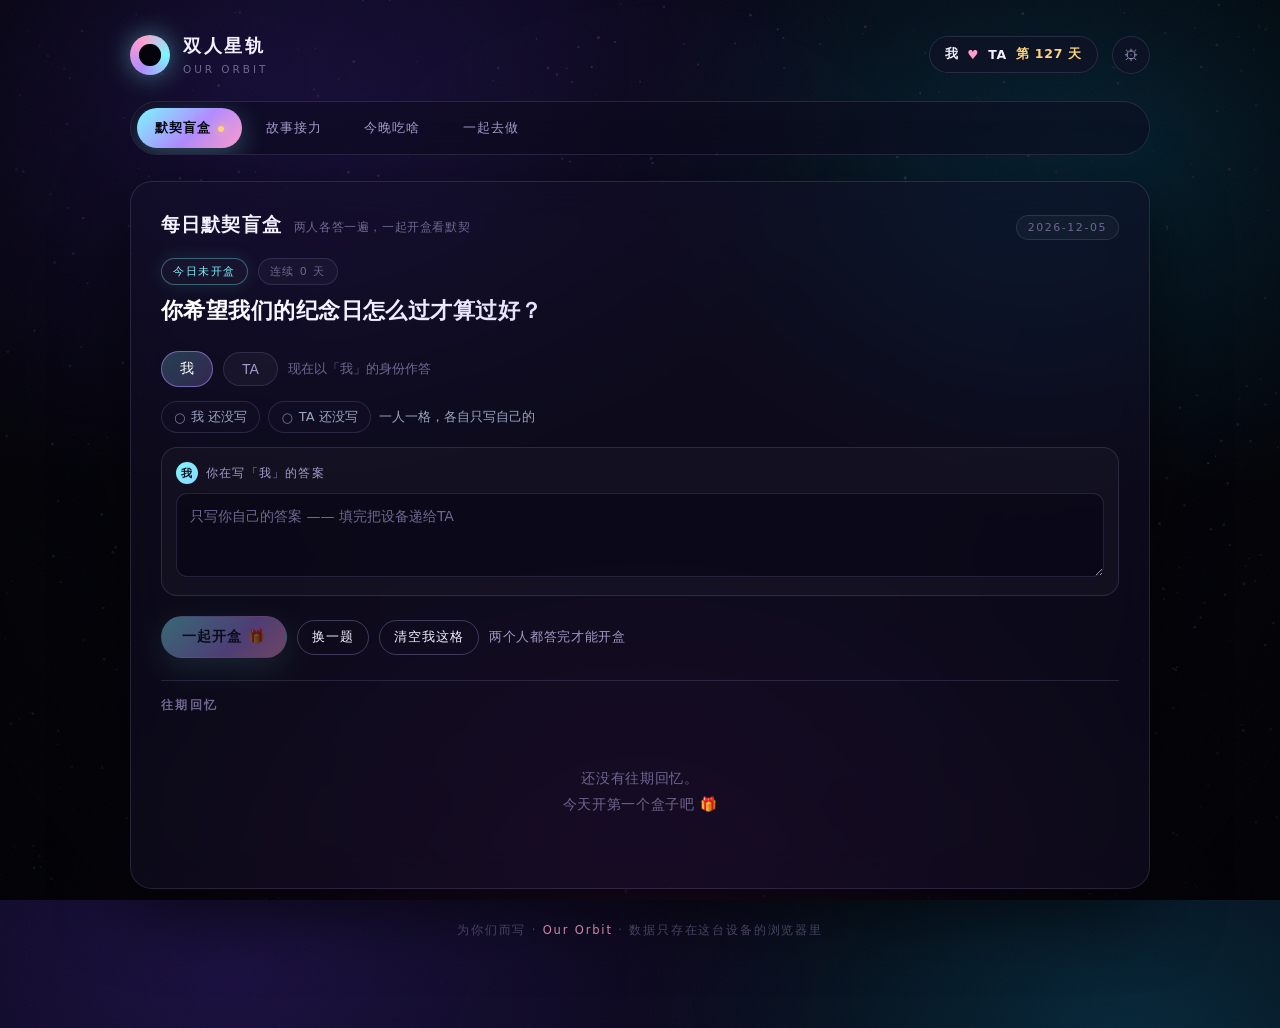
<file: index.html>
<!DOCTYPE html>
<html lang="zh-CN">
<head>
<meta charset="utf-8" />
<meta name="viewport" content="width=device-width,initial-scale=1,viewport-fit=cover" />
<meta name="theme-color" content="#05040e" />
<meta name="description" content="双人星轨 · 情侣互动空间：每日默契盲盒、故事接力、今晚吃啥转盘，还有一起要做的事。" />
<title>双人星轨 · Our Orbit</title>
<link rel="stylesheet" href="style.css?v=7" />
<link rel="icon" href="data:image/svg+xml,<svg xmlns='http://www.w3.org/2000/svg' viewBox='0 0 32 32'><circle cx='16' cy='16' r='13' fill='none' stroke='%237cf6ff' stroke-width='2'/><circle cx='16' cy='16' r='4' fill='%23ff9ecd'/></svg>" />
</head>
<body>

<canvas id="sky"></canvas>
<div class="vignette"></div>
<div class="grain"></div>

<div class="app">

  <header>
    <div class="brand">
      <div class="orbit-mark" aria-hidden="true"></div>
      <div>
        <h1>双人星轨</h1>
        <small>Our Orbit</small>
      </div>
    </div>

    <div class="couple-chip">
      <b id="nameA">我</b>
      <span class="heart">♥</span>
      <b id="nameB">TA</b>
      <span id="dayCount" class="days">第 1 天</span>
    </div>

    <button class="icon-btn" id="btnSettings" title="设置" aria-label="设置">⚙</button>
  </header>

  <nav class="tabs" role="tablist" aria-label="功能区">
    <button class="tab" role="tab" data-tab="today" aria-selected="true">默契盲盒<span class="dot" id="dotToday" hidden></span></button>
    <button class="tab" role="tab" data-tab="relay" aria-selected="false">故事接力</button>
    <button class="tab" role="tab" data-tab="wheel" aria-selected="false">今晚吃啥</button>
    <button class="tab" role="tab" data-tab="todo" aria-selected="false">一起去做</button>
  </nav>

  <main>

    <!-- ===== 今日盲盒 ===== -->
    <section class="view active" id="view-today" role="tabpanel">
      <div class="card">
        <div class="card-head">
          <h2>每日默契盲盒</h2>
          <span class="hint">两人各答一遍，一起开盒看默契</span>
          <span class="spacer"></span>
          <span class="pill" id="todayDate">--</span>
        </div>

        <div class="box-meta">
          <span class="pill live" id="boxState">今日未开盒</span>
          <span class="pill" id="boxStreak">连续 0 天</span>
        </div>

        <p class="box-question" id="questionText">加载中…</p>

        <div id="answerArea">
          <div class="me-switch" role="group" aria-label="选择你是谁">
            <button class="me-btn" type="button" data-who="a" id="whoA" aria-pressed="true">我</button>
            <button class="me-btn" type="button" data-who="b" id="whoB" aria-pressed="false">TA</button>
            <span class="who-note" id="whoNote">现在以「我」的身份作答</span>
          </div>

          <div class="slot-line" id="slotLine"></div>

          <div class="answer-slot me" style="margin-top:14px">
            <div class="who"><span class="avatar" id="avMine">我</span><span id="labelMine">我的答案</span></div>
            <textarea id="ansMine" maxlength="200" placeholder="只写你自己的答案 —— 填完把设备递给 TA"></textarea>
          </div>

          <div class="row gap-lg">
            <button class="btn primary" id="btnOpenBox" disabled>一起开盒 🎁</button>
            <button class="btn ghost small" id="btnSkipQ" title="换一个题目">换一题</button>
            <button class="btn ghost small" id="btnClearMine" title="清空我这格答案">清空我这格</button>
            <span class="turn-note" id="openHint">两个人都答完才能开盒</span>
          </div>
        </div>

        <div id="revealArea"></div>

        <div class="history" id="historyWrap">
          <h3>往期回忆</h3>
          <div id="historyList"></div>
        </div>
      </div>
    </section>

    <!-- ===== 故事接力 ===== -->
    <section class="view" id="view-relay" role="tabpanel">
      <div class="card">
        <div class="card-head">
          <h2>故事接力</h2>
          <span class="hint">一人一句，接出一个只属于你们的故事</span>
          <span class="spacer"></span>
          <span class="pill" id="storyCount">0 句</span>
        </div>

        <p class="turn-note" id="turnNote">轮到 <b>我</b> 开头，写第一句吧。</p>

        <div class="story-lines" id="storyLines"></div>

        <div class="row" id="storyInputRow">
          <textarea id="storyInput" maxlength="120" placeholder="接着往下写一句…（写得离谱一点更好玩）" style="min-height:60px"></textarea>
        </div>
        <div class="row" style="margin-top:10px">
          <button class="btn primary" id="btnAddLine">接上一句</button>
          <button class="btn ghost small" id="btnFinishStory">故事到这里就结束</button>
          <button class="btn ghost small danger" id="btnResetStory">重新开始</button>
        </div>

        <div id="storyDone" hidden>
          <div class="score-bar" style="margin-top:18px">
            <div class="score-ring" style="--p:100%" id="storyFinalIcon">✦</div>
            <div class="score-text">
              <b>你们的故事完成了</b>
              <span id="storyFinalText">共 0 句，收藏起来吧。</span>
            </div>
          </div>
        </div>
      </div>
    </section>

    <!-- ===== 转盘 ===== -->
    <section class="view" id="view-wheel" role="tabpanel">
      <div class="card">
        <div class="card-head">
          <h2>今晚吃啥</h2>
          <span class="hint">别吵了，交给命运</span>
          <span class="spacer"></span>
          <span class="pill" id="wheelCount">6 个选项</span>
        </div>

        <div class="wheel-wrap">
          <div class="wheel-stage">
            <div class="wheel-pointer" aria-hidden="true"></div>
            <canvas id="wheel" width="640" height="640" role="img" aria-label="决策转盘"></canvas>
          </div>

          <div class="wheel-side">
            <div class="wheel-result" id="wheelResult">准备好了吗</div>
            <div class="row gap-lg">
              <button class="btn primary" id="btnSpin">转一下</button>
              <button class="btn ghost small" id="btnAddOption">＋ 加一项</button>
            </div>
            <div id="optionList" style="margin-top:20px"></div>
          </div>
        </div>
      </div>
    </section>

    <!-- ===== 一起去做 ===== -->
    <section class="view" id="view-todo" role="tabpanel">
      <div class="card">
        <div class="card-head">
          <h2>一起要做的事</h2>
          <span class="hint">想到就写下来，做完就打个勾</span>
          <span class="spacer"></span>
          <span class="pill" id="todoCount">0 件</span>
        </div>

        <div class="progress-wrap">
          <span class="progress-num" id="progressNum">0 / 0</span>
          <div class="progress-track"><div class="progress-fill" id="progressFill"></div></div>
          <button class="btn ghost small" id="btnPick">抽一件 🎲</button>
        </div>

        <div class="todo-add">
          <input type="text" id="todoTitle" maxlength="80" placeholder="想和 TA 做的事…（例如：一起去看一次日出）" />
          <select id="todoCat">
            <option value="日常">日常</option>
            <option value="旅行">旅行</option>
            <option value="仪式感">仪式感</option>
            <option value="挑战">挑战</option>
          </select>
          <button class="btn primary" id="btnAddTodo">加入清单</button>
        </div>
        <input type="text" id="todoNote" maxlength="120" placeholder="备注（可选）：想在哪天做、要准备什么" style="margin-bottom:14px" />

        <div class="todo-toolbar">
          <button class="filter on" data-filter="all">全部</button>
          <button class="filter" data-filter="todo">未完成</button>
          <button class="filter" data-filter="done">已完成</button>
          <span class="spacer" style="flex:1"></span>
          <button class="btn ghost small danger" id="btnClearDone">清空已完成</button>
        </div>

        <div class="todo-list" id="todoList"></div>
      </div>
    </section>

  </main>

  <footer>
    为你们而写 · <b>Our Orbit</b> · 数据只存在这台设备的浏览器里
  </footer>
</div>

<!-- ===== 设置弹窗 ===== -->
<div class="modal" id="modalSettings" role="dialog" aria-modal="true" aria-labelledby="settingsTitle">
  <div class="modal-card">
    <h2 id="settingsTitle">设置</h2>
    <p class="sub">名字和纪念日会显示在顶部。数据保存在本机浏览器，换设备可以用下面的分享码。</p>

    <div class="field">
      <label for="inputNameA" id="labelNameMe">你的名字</label>
      <input type="text" id="inputNameA" maxlength="12" placeholder="我" />
    </div>
    <div class="field">
      <label for="inputNameB" id="labelNameOther">TA 的名字</label>
      <input type="text" id="inputNameB" maxlength="12" placeholder="TA" />
    </div>
    <div class="field">
      <label>我在这台设备上是</label>
      <div class="me-switch" id="setWho">
        <button class="me-btn" id="setWhoA" type="button">A</button>
        <button class="me-btn" id="setWhoB" type="button">B</button>
      </div>
      <p class="sync-hint" style="margin-top:6px">名字是两个人共用的，但「你」和「TA」是按这台设备算的。选一次 A 或 B，之后名字就不会搞反。</p>
    </div>
    <div class="field">
      <label for="inputStart">在一起的纪念日</label>
      <input type="date" id="inputStart" />
    </div>

    <div class="sync-box">
      <div class="sync-head">双人空间 <span class="sync-tag">可选</span></div>
      <p class="sync-hint">两个人输入<b>同一个口令</b>，就进同一个空间：你这边改，对方几秒内就能看到。数据会用口令加密后再写进 GitHub，别人拿到文件也只是一堆密文。</p>
      <div class="field">
        <label for="syncPass">房间口令</label>
        <input type="password" id="syncPass" maxlength="40" placeholder="比如 baige0821 —— 两个人都填这个" autocomplete="new-password" />
      </div>
      <div class="field">
        <label for="syncToken">GitHub token（每台设备填一次）</label>
        <input type="password" id="syncToken" maxlength="200" placeholder="github_pat_..." autocomplete="off" />
      </div>
      <div class="row gap-lg">
        <button class="btn primary small" id="btnSyncOn">连接 / 更新</button>
        <button class="btn ghost small" id="btnSyncOff">退出同步</button>
      </div>
      <div class="sync-state" id="syncState" data-state="off">未开启</div>
    </div>

    <div class="row gap-lg">
      <button class="btn primary" id="btnSaveSettings">保存</button>
      <button class="btn ghost small" id="btnCloseSettings">关闭</button>
    </div>

    <div class="row gap-lg">
      <button class="btn ghost small" id="btnShare">复制分享码</button>
      <button class="btn ghost small" id="btnImport">导入分享码</button>
      <button class="btn ghost small danger" id="btnWipe">清空所有数据</button>
    </div>
  </div>
</div>

<div id="toast" role="status" aria-live="polite"></div>

<script src="questions.js?v=7"></script>
<script src="sync.js?v=7"></script>
<script src="app.js?v=7"></script>
</body>
</html>
</file>
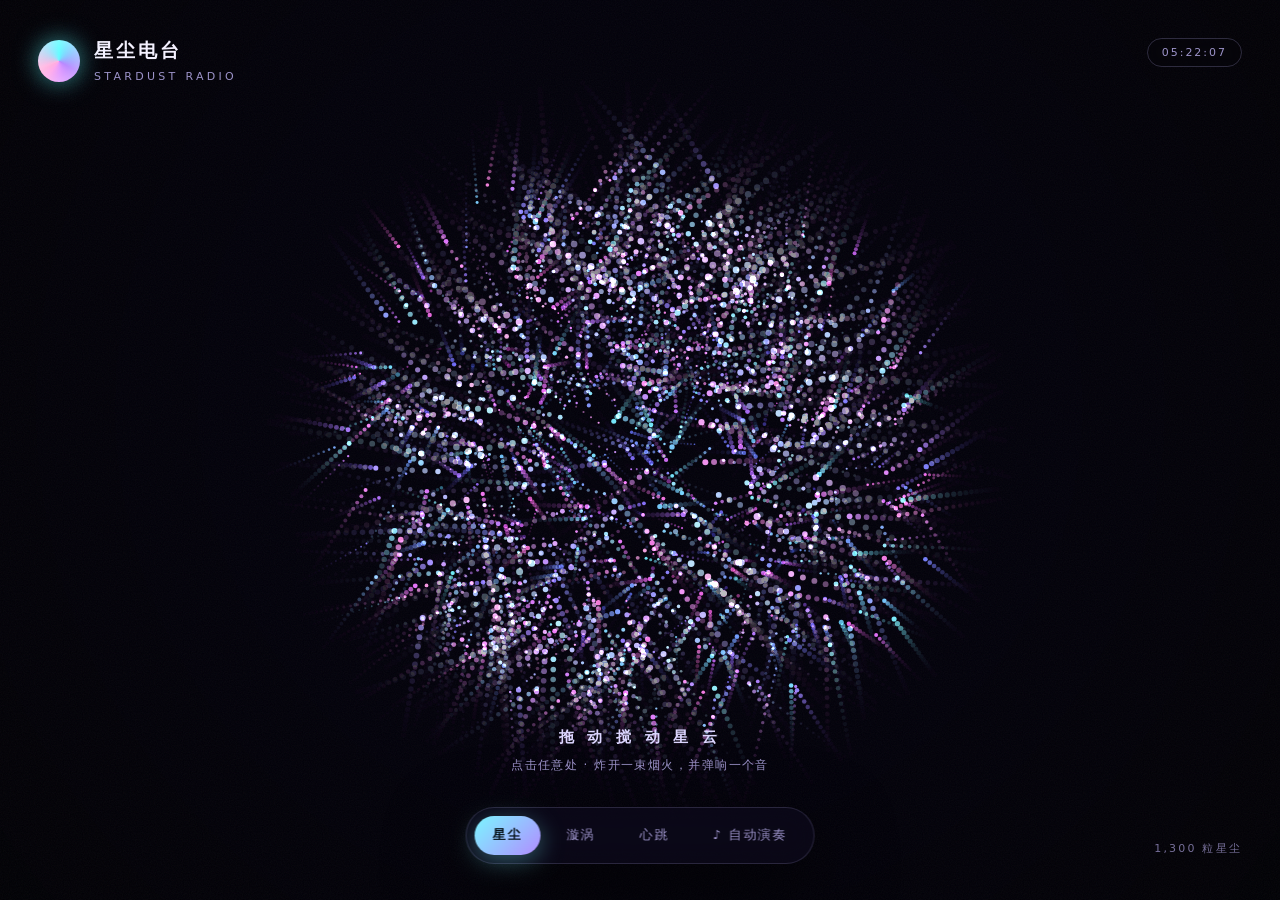
<file: classic.html>
<!DOCTYPE html>
<html lang="zh-CN">
<head>
<meta charset="utf-8" />
<meta name="viewport" content="width=device-width,initial-scale=1,viewport-fit=cover" />
<meta name="theme-color" content="#05030f" />
<title>星尘电台 · Stardust Radio</title>
<meta name="description" content="一个会呼吸的粒子宇宙：移动手指搅动星云，点击炸开烟花，还能弹出一段五声音阶。" />
<style>
  :root{
    --bg1:#05030f; --bg2:#120a2a; --bg3:#04060f;
    --ink:#f4f1ff; --dim:#9c93c9; --accent:#7cf6ff; --warm:#ffb3d9;
    --shadow: 0 30px 80px rgba(0,0,0,.6);
  }
  *{box-sizing:border-box}
  html,body{height:100%;margin:0}
  body{
    background: radial-gradient(1200px 800px at 20% 10%, #1b1040 0%, transparent 60%),
                radial-gradient(1000px 700px at 85% 20%, #062a3a 0%, transparent 55%),
                radial-gradient(900px 900px at 50% 110%, #2a0b32 0%, transparent 60%),
                linear-gradient(180deg, var(--bg1), var(--bg3));
    color:var(--ink);
    font-family: -apple-system, BlinkMacSystemFont, "Segoe UI", "PingFang SC", "Hiragino Sans GB", "Microsoft YaHei", system-ui, sans-serif;
    overflow:hidden; overflow:hidden;
    -webkit-tap-highlight-color: transparent;
    cursor: crosshair;
  }
  #sky{position:fixed;inset:0;display:block;touch-action:none}
  .vignette{
    position:fixed;inset:0;pointer-events:none;
    background: radial-gradient(circle at 50% 45%, transparent 45%, rgba(0,0,0,.55) 100%);
    mix-blend-mode: multiply;
  }
  .grain{
    position:fixed;inset:-50%;pointer-events:none;opacity:.05;
    background-image:url("data:image/svg+xml;utf8,<svg xmlns='http://www.w3.org/2000/svg' width='120' height='120'><filter id='n'><feTurbulence type='fractalNoise' baseFrequency='.85' numOctaves='3'/></filter><rect width='100%' height='100%' filter='url(%23n)'/></svg>");
    animation: drift 12s steps(6) infinite;
  }
  @keyframes drift{ to{ transform: translate3d(-4%, 3%, 0) } }

  header{
    position:fixed;top:0;left:0;right:0;padding:clamp(18px,3vw,38px);
    display:flex;justify-content:space-between;align-items:flex-start;
    pointer-events:none; z-index:3;
  }
  .brand{display:flex;gap:14px;align-items:center}
  .orb{
    width:42px;height:42px;border-radius:50%;
    background: conic-gradient(from 0deg, #7cf6ff, #b18cff, #ffb3d9, #7cf6ff);
    filter: blur(.3px) saturate(1.3);
    box-shadow: 0 0 24px rgba(124,246,255,.55), inset 0 0 18px rgba(255,255,255,.35);
    animation: spin 9s linear infinite;
  }
  @keyframes spin{ to{ transform: rotate(360deg) } }
  h1{
    font-size:clamp(15px,2.1vw,19px); margin:0; letter-spacing:.16em; font-weight:700;
    text-transform:uppercase;
  }
  h1 small{display:block;font-size:11px;letter-spacing:.3em;color:var(--dim);margin-top:6px;font-weight:500}

  .badge{
    pointer-events:none;font-size:11px;letter-spacing:.18em;color:var(--dim);
    border:1px solid rgba(156,147,201,.28);border-radius:999px;padding:7px 14px;
    backdrop-filter: blur(6px);
  }

  .hint{
    position:fixed;left:50%;bottom:clamp(96px,14vh,150px);transform:translateX(-50%);
    text-align:center;pointer-events:none;z-index:3;
    animation: float 5.5s ease-in-out infinite;
  }
  .hint b{display:block;font-size:clamp(13px,1.6vw,15px);letter-spacing:.28em;color:#dcd6ff}
  .hint span{display:block;margin-top:10px;font-size:12px;letter-spacing:.12em;color:var(--dim)}
  @keyframes float{ 50%{ transform: translateX(-50%) translateY(-8px) } }

  .dock{
    position:fixed;left:50%;bottom:clamp(22px,4vh,38px);transform:translateX(-50%);
    display:flex;gap:8px;padding:8px;border-radius:999px;z-index:4;
    background: rgba(15,12,32,.55);
    border:1px solid rgba(156,147,201,.22);
    box-shadow: var(--shadow);
    backdrop-filter: blur(14px) saturate(1.2);
  }
  .dock button{
    appearance:none;border:0;cursor:pointer;color:var(--dim);
    background:transparent;border-radius:999px;
    padding:11px 18px;font-size:12.5px;letter-spacing:.14em;
    transition: color .25s, background .25s, transform .25s;
    font-family:inherit;
  }
  .dock button:hover{color:#fff;background:rgba(255,255,255,.07);transform:translateY(-1px)}
  .dock button[aria-pressed="true"]{
    color:#06121a;background:linear-gradient(135deg,#7cf6ff,#b18cff);
    box-shadow:0 6px 24px rgba(124,246,255,.35);
    font-weight:700;
  }
  .counter{
    position:fixed;right:clamp(18px,3vw,38px);bottom:clamp(30px,5vh,44px);
    font-size:11px;letter-spacing:.2em;color:rgba(156,147,201,.75);z-index:3;
    font-variant-numeric: tabular-nums;
  }
  .toast{
    position:fixed;left:50%;top:50%;transform:translate(-50%,-50%) scale(.9);
    padding:16px 26px;border-radius:16px;z-index:5;pointer-events:none;
    background:rgba(10,8,24,.8);border:1px solid rgba(124,246,255,.3);
    color:#e9e4ff;font-size:13px;letter-spacing:.14em;opacity:0;
    transition:opacity .4s, transform .4s;
  }
  .toast.on{opacity:1;transform:translate(-50%,-50%) scale(1)}

  @media (max-width:560px){
    .dock{padding:6px;gap:4px}
    .dock button{padding:10px 12px;font-size:11px;letter-spacing:.06em}
    .badge{display:none}
  }
  @media (prefers-reduced-motion: reduce){
    .orb,.grain,.hint{animation:none}
  }
</style>
</head>
<body>
<canvas id="sky"></canvas>
<div class="vignette"></div>
<div class="grain"></div>

<header>
  <div class="brand">
    <div class="orb" aria-hidden="true"></div>
    <h1>星尘电台<small>STARDUST&nbsp;RADIO</small></h1>
  </div>
  <div class="badge" id="clock">--:--:--</div>
</header>

<div class="hint" id="hint">
  <b>拖 动 搅 动 星 云</b>
  <span>点击任意处 · 炸开一束烟火，并弹响一个音</span>
</div>

<div class="dock" role="toolbar" aria-label="模式切换">
  <button data-mode="dust" aria-pressed="true">星尘</button>
  <button data-mode="vortex" aria-pressed="false">漩涡</button>
  <button data-mode="pulse" aria-pressed="false">心跳</button>
  <button data-act="melody" aria-pressed="false">♪ 自动演奏</button>
</div>

<div class="counter" id="stat">0 粒星尘</div>
<div class="toast" id="toast"></div>

<script>
(() => {
  "use strict";

  const canvas = document.getElementById("sky");
  const ctx = canvas.getContext("2d", { alpha: true });
  const statEl = document.getElementById("stat");
  const clockEl = document.getElementById("clock");
  const toastEl = document.getElementById("toast");
  const hintEl = document.getElementById("hint");

  const reduce = window.matchMedia("(prefers-reduced-motion: reduce)").matches;

  let W = 0, H = 0, DPR = 1;
  const pointer = { x: 0, y: 0, px: 0, py: 0, active: false, vx: 0, vy: 0 };
  let mode = "dust";
  let melodyOn = false;

  /* ---------- 粒子 ---------- */
  const COUNT = reduce ? 500 : 1300;
  const particles = [];
  const rand = (a, b) => a + Math.random() * (b - a);
  const TAU = Math.PI * 2;

  function makeParticle(i) {
    const a = Math.random() * TAU;
    const r = Math.sqrt(Math.random()) * Math.min(W, H) * 0.42;
    return {
      i,
      x: W / 2 + Math.cos(a) * r,
      y: H / 2 + Math.sin(a) * r,
      vx: 0, vy: 0,
      size: rand(0.7, 2.1),
      hue: rand(180, 320),
      seed: Math.random() * TAU,
      wob: rand(0.15, 0.7),
      // 三种形态的目标位置（比例坐标）
      tx: 0.5, ty: 0.5
    };
  }

  function resize() {
    DPR = Math.min(window.devicePixelRatio || 1, 2);
    W = window.innerWidth;
    H = window.innerHeight;
    canvas.width = Math.floor(W * DPR);
    canvas.height = Math.floor(H * DPR);
    canvas.style.width = W + "px";
    canvas.style.height = H + "px";
    ctx.setTransform(DPR, 0, 0, DPR, 0, 0);

    if (particles.length === 0) {
      for (let i = 0; i < COUNT; i++) particles.push(makeParticle(i));
    }
    statEl.textContent = particles.length.toLocaleString("zh-CN") + " 粒星尘";
    if (!pointer.active) { pointer.x = W / 2; pointer.y = H / 2; }
  }

  /* ---------- 形态目标点 ---------- */
  function targetFor(p, t) {
    const cx = W / 2, cy = H / 2;
    if (mode === "vortex") {
      const arm = 3;
      const k = p.i / particles.length;
      const angle = k * TAU * 2.6 + t * 0.25 + (p.i % arm) * (TAU / arm);
      const radius = (0.08 + Math.pow(k, 0.75) * 0.82) * Math.min(W, H) * 0.44;
      return [cx + Math.cos(angle) * radius, cy + Math.sin(angle) * radius * 0.62];
    }
    if (mode === "pulse") {
      const k = p.i / particles.length;
      const angle = k * TAU * 5 + t * 0.1;
      const beat = 0.62 + Math.sin(t * 1.6) * 0.12;
      const radius = beat * Math.min(W, H) * 0.36 * (0.55 + 0.45 * Math.abs(Math.cos(k * TAU * 2)));
      return [cx + Math.cos(angle) * radius, cy + Math.sin(angle) * radius];
    }
    // dust：缓慢流动的星云
    const n = 2.2;
    const bx = Math.cos(p.seed + t * 0.08 * p.wob) * 0.34;
    const by = Math.sin(p.seed * 1.7 + t * 0.07 * p.wob) * 0.30;
    return [cx + (bx + 0.5) * W * 0.42 - W * 0.21, cy + (by + 0.5) * H * 0.42 - H * 0.21];
  }

  /* ---------- 烟火 ---------- */
  const sparks = [];
  function burst(x, y, hue) {
    const n = mode === "pulse" ? 46 : 70;
    for (let i = 0; i < n; i++) {
      const a = Math.random() * TAU;
      const sp = rand(1.6, 7.4);
      sparks.push({
        x, y,
        vx: Math.cos(a) * sp,
        vy: Math.sin(a) * sp,
        life: 1,
        decay: rand(0.008, 0.022),
        hue: (hue + rand(-24, 24) + 360) % 360,
        size: rand(0.8, 2.6)
      });
    }
    // 给附近的星尘一点冲击
    for (const p of particles) {
      const dx = p.x - x, dy = p.y - y;
      const d2 = dx * dx + dy * dy;
      if (d2 < 260 * 260) {
        const f = (1 - Math.sqrt(d2) / 260) * 9;
        const d = Math.sqrt(d2) || 1;
        p.vx += (dx / d) * f;
        p.vy += (dy / d) * f;
      }
    }
  }

  /* ---------- 声音（五声音阶） ---------- */
  let audioCtx = null;
  const PENTA = [0, 2, 4, 7, 9, 12, 14, 16, 19, 21]; // 宫商角徵羽
  const BASE = 220;

  function ensureAudio() {
    if (!audioCtx) {
      const AC = window.AudioContext || window.webkitAudioContext;
      if (!AC) return null;
      audioCtx = new AC();
    }
    if (audioCtx.state === "suspended") audioCtx.resume();
    return audioCtx;
  }

  function note(step, opts = {}) {
    const ac = ensureAudio();
    if (!ac) return;
    const semis = PENTA[((step % PENTA.length) + PENTA.length) % PENTA.length] + 12 * Math.floor(step / PENTA.length);
    const freq = BASE * Math.pow(2, semis / 12);
    const t0 = ac.currentTime;
    const dur = opts.dur || 0.9;

    const osc = ac.createOscillator();
    const osc2 = ac.createOscillator();
    const gain = ac.createGain();
    const filter = ac.createBiquadFilter();

    osc.type = "sine";
    osc2.type = "triangle";
    osc.frequency.value = freq;
    osc2.frequency.value = freq * 2.002;

    filter.type = "lowpass";
    filter.frequency.setValueAtTime(freq * 6, t0);
    filter.frequency.exponentialRampToValueAtTime(freq * 1.6, t0 + dur);

    const peak = (opts.gain || 0.16);
    gain.gain.setValueAtTime(0.0001, t0);
    gain.gain.exponentialRampToValueAtTime(peak, t0 + 0.012);
    gain.gain.exponentialRampToValueAtTime(0.0001, t0 + dur);

    osc.connect(filter); osc2.connect(filter);
    filter.connect(gain); gain.connect(ac.destination);
    osc.start(t0); osc2.start(t0);
    osc.stop(t0 + dur + 0.05); osc2.stop(t0 + dur + 0.05);
  }

  let melodyStep = 0;
  let melodyTimer = null;
  function melodyTick() {
    if (!melodyOn) return;
    melodyStep += [-2, -1, -1, 0, 1, 1, 2, 1, 0, -1][Math.floor(Math.random() * 10)] || 0;
    note(melodyStep, { gain: 0.10, dur: 1.35 });
    melodyTimer = setTimeout(melodyTick, rand(380, 780));
  }

  function setMelody(on) {
    melodyOn = on;
    if (melodyTimer) { clearTimeout(melodyTimer); melodyTimer = null; }
    if (on) { ensureAudio(); melodyTick(); toast("自动演奏已开启 · 再点一次可停"); }
  }

  /* ---------- 提示 ---------- */
  let toastTimer = null;
  function toast(msg) {
    toastEl.textContent = msg;
    toastEl.classList.add("on");
    clearTimeout(toastTimer);
    toastTimer = setTimeout(() => toastEl.classList.remove("on"), 1800);
  }

  /* ---------- 主循环 ---------- */
  let t = 0;
  let last = performance.now();
  let frame = 0;

  function loop(now) {
    const dt = Math.min((now - last) / 1000, 0.05);
    last = now;
    t += dt;
    frame++;

    // 拖尾
    ctx.globalCompositeOperation = "source-over";
    ctx.fillStyle = "rgba(5, 3, 15, 0.26)";
    ctx.fillRect(0, 0, W, H);

    ctx.globalCompositeOperation = "lighter";

    // 指针速度
    pointer.vx = pointer.x - pointer.px;
    pointer.vy = pointer.y - pointer.py;
    pointer.px = pointer.x; pointer.py = pointer.y;
    const speed = Math.min(Math.hypot(pointer.vx, pointer.vy), 60);

    // 星尘
    for (let i = 0; i < particles.length; i++) {
      const p = particles[i];
      const [tx, ty] = targetFor(p, t);

      // 向目标点柔顺靠拢
      p.vx += (tx - p.x) * 0.0026;
      p.vy += (ty - p.y) * 0.0026;

      // 指针排斥 / 拖拽
      if (pointer.active) {
        const dx = p.x - pointer.x;
        const dy = p.y - pointer.y;
        const d2 = dx * dx + dy * dy;
        if (d2 < 260 * 260) {
          const d = Math.sqrt(d2) || 1;
          const f = (1 - d / 260);
          p.vx += (dx / d) * f * (2.2 + speed * 0.09);
          p.vy += (dy / d) * f * (2.2 + speed * 0.09);
        }
      }

      p.vx *= 0.955;
      p.vy *= 0.955;
      p.x += p.vx;
      p.y += p.vy;

      if (p.x < -60) p.x = W + 60; else if (p.x > W + 60) p.x = -60;
      if (p.y < -60) p.y = H + 60; else if (p.y > H + 60) p.y = -60;

      const sp = Math.hypot(p.vx, p.vy);
      const glow = Math.min(0.35 + sp * 0.12, 0.95);
      const r = p.size * (1 + Math.min(sp * 0.05, 0.9));

      if (frame % 2 === 0 || sp > 3) {
        ctx.beginPath();
        ctx.fillStyle = `hsla(${p.hue}, 95%, ${62 + Math.min(sp * 2, 26)}%, ${glow})`;
        ctx.arc(p.x, p.y, r, 0, TAU);
        ctx.fill();
      }
    }

    // 烟火
    for (let i = sparks.length - 1; i >= 0; i--) {
      const s = sparks[i];
      s.vx *= 0.975;
      s.vy *= 0.975;
      s.vy += 0.035;
      s.x += s.vx;
      s.y += s.vy;
      s.life -= s.decay;
      if (s.life <= 0) { sparks.splice(i, 1); continue; }
      ctx.beginPath();
      ctx.fillStyle = `hsla(${s.hue}, 100%, 68%, ${s.life})`;
      ctx.arc(s.x, s.y, s.size * s.life, 0, TAU);
      ctx.fill();
    }

    // 指针处的光晕
    if (pointer.active) {
      const g = ctx.createRadialGradient(pointer.x, pointer.y, 0, pointer.x, pointer.y, 90 + speed * 3);
      g.addColorStop(0, "rgba(124,246,255,.16)");
      g.addColorStop(0.45, "rgba(177,140,255,.07)");
      g.addColorStop(1, "rgba(0,0,0,0)");
      ctx.fillStyle = g;
      ctx.beginPath();
      ctx.arc(pointer.x, pointer.y, 90 + speed * 3, 0, TAU);
      ctx.fill();
    }

    ctx.globalCompositeOperation = "source-over";

    if (statEl.textContent === "") statEl.textContent = particles.length + " 粒星尘";

    requestAnimationFrame(loop);
  }

  /* ---------- 交互 ---------- */
  function pos(e) {
    if (e.touches && e.touches[0]) return { x: e.touches[0].clientX, y: e.touches[0].clientY };
    return { x: e.clientX, y: e.clientY };
  }

  let hintGone = false;
  function dismissHint() {
    if (hintGone) return;
    hintGone = true;
    hintEl.style.transition = "opacity .8s, transform .8s";
    hintEl.style.opacity = "0";
    hintEl.style.transform = "translateX(-50%) translateY(14px)";
  }

  window.addEventListener("pointermove", (e) => {
    const q = pos(e);
    pointer.x = q.x; pointer.y = q.y; pointer.active = true;
    dismissHint();
  }, { passive: true });

  window.addEventListener("pointerleave", () => { pointer.active = false; });

  let lastNote = 0;
  window.addEventListener("pointerdown", (e) => {
    const q = pos(e);
    pointer.x = q.x; pointer.y = q.y; pointer.active = true;
    const hue = (q.x / W) * 120 + 180;
    burst(q.x, q.y, hue);
    const nowMs = performance.now();
    if (nowMs - lastNote > 90) {
      lastNote = nowMs;
      note(Math.floor((q.y / H) * 9) + (mode === "pulse" ? 0 : 2), { gain: 0.14 });
    }
    dismissHint();
  }, { passive: true });

  document.querySelectorAll(".dock button[data-mode]").forEach((btn) => {
    btn.addEventListener("click", () => {
      mode = btn.dataset.mode;
      document.querySelectorAll(".dock button[data-mode]").forEach((b) => b.setAttribute("aria-pressed", String(b === btn)));
      const names = { dust: "星尘 · 缓慢流动的星云", vortex: "漩涡 · 三臂星系在旋转", pulse: "心跳 · 呼吸般的光环" };
      toast(names[mode]);
    });
  });

  const melodyBtn = document.querySelector('.dock button[data-act="melody"]');
  melodyBtn.addEventListener("click", () => {
    setMelody(!melodyOn);
    melodyBtn.setAttribute("aria-pressed", String(melodyOn));
  });

  /* 键盘彩蛋 */
  window.addEventListener("keydown", (e) => {
    if (e.code === "Space") {
      e.preventDefault();
      const x = rand(W * 0.2, W * 0.8), y = rand(H * 0.2, H * 0.8);
      burst(x, y, rand(170, 330));
      note(Math.floor(rand(0, 10)), { gain: 0.15 });
      toast("🎆 彩蛋已触发");
    }
  });

  /* 时钟 */
  function tickClock() {
    const d = new Date();
    const p = (n) => String(n).padStart(2, "0");
    clockEl.textContent = `${p(d.getHours())}:${p(d.getMinutes())}:${p(d.getSeconds())}`;
  }
  tickClock();
  setInterval(tickClock, 1000);

  /* 空闲时自动放一点小烟火 */
  setInterval(() => {
    if (!pointer.active && sparks.length < 40) {
      burst(rand(W * 0.15, W * 0.85), rand(H * 0.15, H * 0.7), rand(170, 330));
    }
  }, 5200);

  window.addEventListener("resize", resize);
  resize();
  requestAnimationFrame(loop);

  // 首次交互后给个引导
  window.addEventListener("pointerdown", function boot() {
    if (!audioCtx) ensureAudio();
    window.removeEventListener("pointerdown", boot);
  }, { once: true });
})();
</script>
</body>
</html>
</file>
<file: style.css>
/* ============================================================
   双人星轨 · Our Orbit
   深空玻璃拟态 · 情侣互动空间
   ============================================================ */

:root {
  --bg-0: #05040e;
  --ink: #f3f0ff;
  --ink-dim: #a49bc9;
  --ink-faint: #6f6790;

  --cyan: #7cf6ff;
  --violet: #b18cff;
  --pink: #ff9ecd;
  --gold: #ffd479;

  --glass: rgba(20, 16, 40, 0.52);
  --glass-2: rgba(28, 22, 52, 0.66);
  --line: rgba(160, 148, 210, 0.18);
  --line-strong: rgba(160, 148, 210, 0.34);

  --r-lg: 22px;
  --r-md: 16px;
  --r-sm: 11px;

  --shadow: 0 24px 70px rgba(0, 0, 0, 0.55);
  --glow: 0 0 30px rgba(124, 246, 255, 0.22);

  --ease: cubic-bezier(0.22, 1, 0.36, 1);
}

* { box-sizing: border-box; }

html, body {
  height: 100%;
  margin: 0;
}

body {
  background:
    radial-gradient(1100px 720px at 18% 8%, #1a1040 0%, transparent 58%),
    radial-gradient(900px 640px at 88% 16%, #06283a 0%, transparent 55%),
    radial-gradient(1000px 900px at 50% 118%, #2a0b32 0%, transparent 62%),
    linear-gradient(180deg, var(--bg-0), #04040c 70%);
  color: var(--ink);
  font-family: -apple-system, BlinkMacSystemFont, "Segoe UI", "PingFang SC",
    "Hiragino Sans GB", "Microsoft YaHei", system-ui, sans-serif;
  -webkit-font-smoothing: antialiased;
  overflow-x: hidden;
}

/* ---------- 背景 ---------- */
#sky {
  position: fixed;
  inset: 0;
  width: 100%;
  height: 100%;
  display: block;
  z-index: 0;
  touch-action: pan-y;
}
.vignette {
  position: fixed;
  inset: 0;
  z-index: 1;
  pointer-events: none;
  background: radial-gradient(circle at 50% 40%, transparent 42%, rgba(0, 0, 0, 0.62) 100%);
}
.grain {
  position: fixed;
  inset: -40%;
  z-index: 1;
  pointer-events: none;
  opacity: 0.035;
  background-image: url("data:image/svg+xml;utf8,<svg xmlns='http://www.w3.org/2000/svg' width='140' height='140'><filter id='n'><feTurbulence type='fractalNoise' baseFrequency='.8' numOctaves='3'/></filter><rect width='100%' height='100%' filter='url(%23n)'/></svg>");
  animation: grainShift 14s steps(7) infinite;
}
@keyframes grainShift {
  to { transform: translate3d(-5%, 4%, 0); }
}

/* ---------- 布局 ---------- */
.app {
  position: relative;
  z-index: 2;
  max-width: 1080px;
  margin: 0 auto;
  padding: clamp(18px, 3vw, 34px) clamp(16px, 3vw, 30px) 90px;
  min-height: 100%;
}

/* ---------- 头部 ---------- */
header {
  display: flex;
  align-items: center;
  gap: 14px;
  flex-wrap: wrap;
  margin-bottom: clamp(16px, 2.4vw, 26px);
}

.brand {
  display: flex;
  align-items: center;
  gap: 13px;
  margin-right: auto;
}

.orbit-mark {
  width: 40px;
  height: 40px;
  position: relative;
  flex: 0 0 auto;
}
.orbit-mark::before,
.orbit-mark::after {
  content: "";
  position: absolute;
  border-radius: 50%;
}
.orbit-mark::before {
  inset: 0;
  background: conic-gradient(from 90deg, var(--cyan), var(--violet), var(--pink), var(--cyan));
  filter: blur(0.5px);
  box-shadow: 0 0 26px rgba(124, 246, 255, 0.45);
  animation: spin 11s linear infinite;
}
.orbit-mark::after {
  inset: 9px;
  background: var(--bg-0);
  box-shadow: inset 0 0 12px rgba(0, 0, 0, 0.8);
}
@keyframes spin { to { transform: rotate(360deg); } }

.brand h1 {
  margin: 0;
  font-size: clamp(15px, 2vw, 18px);
  letter-spacing: 0.14em;
  font-weight: 700;
}
.brand small {
  display: block;
  margin-top: 5px;
  font-size: 10.5px;
  letter-spacing: 0.28em;
  color: var(--ink-faint);
  text-transform: uppercase;
}

.couple-chip {
  display: flex;
  align-items: center;
  gap: 9px;
  padding: 9px 15px;
  border-radius: 999px;
  border: 1px solid var(--line);
  background: var(--glass);
  backdrop-filter: blur(14px);
  font-size: 12.5px;
  letter-spacing: 0.06em;
  color: var(--ink-dim);
  white-space: nowrap;
}
.couple-chip b { color: var(--ink); font-weight: 600; }
.couple-chip .heart { color: var(--pink); }
.couple-chip .days {
  color: var(--gold);
  font-variant-numeric: tabular-nums;
  font-weight: 600;
}

.icon-btn {
  width: 38px;
  height: 38px;
  flex: 0 0 auto;
  display: grid;
  place-items: center;
  border-radius: 50%;
  border: 1px solid var(--line);
  background: var(--glass);
  color: var(--ink-dim);
  cursor: pointer;
  font-size: 15px;
  transition: color 0.25s, border-color 0.25s, transform 0.25s, background 0.25s;
  backdrop-filter: blur(14px);
}
.icon-btn:hover {
  color: var(--ink);
  border-color: var(--line-strong);
  transform: translateY(-1px);
  background: var(--glass-2);
}

/* ---------- 选项卡 ---------- */
.tabs {
  display: flex;
  gap: 6px;
  padding: 6px;
  margin-bottom: clamp(18px, 2.6vw, 26px);
  border-radius: 999px;
  border: 1px solid var(--line);
  background: rgba(14, 11, 30, 0.55);
  backdrop-filter: blur(18px);
  overflow-x: auto;
  scrollbar-width: none;
}
.tabs::-webkit-scrollbar { display: none; }

.tab {
  appearance: none;
  border: 0;
  background: transparent;
  color: var(--ink-dim);
  font: inherit;
  font-size: 13px;
  letter-spacing: 0.08em;
  padding: 11px 18px;
  border-radius: 999px;
  cursor: pointer;
  white-space: nowrap;
  transition: color 0.25s, background 0.25s, transform 0.25s;
  position: relative;
}
.tab:hover { color: var(--ink); }
.tab[aria-selected="true"] {
  color: #060a14;
  font-weight: 700;
  background: linear-gradient(135deg, var(--cyan), var(--violet) 55%, var(--pink));
  box-shadow: 0 8px 26px rgba(124, 246, 255, 0.28);
}
.tab .dot {
  display: inline-block;
  width: 6px;
  height: 6px;
  margin-left: 7px;
  border-radius: 50%;
  background: var(--gold);
  vertical-align: middle;
  box-shadow: 0 0 10px var(--gold);
}

/* ---------- 卡片 ---------- */
.view { display: none; animation: rise 0.45s var(--ease); }
.view.active { display: block; }
@keyframes rise {
  from { opacity: 0; transform: translateY(14px); }
  to { opacity: 1; transform: none; }
}

.card {
  border-radius: var(--r-lg);
  border: 1px solid var(--line);
  background: var(--glass);
  backdrop-filter: blur(20px) saturate(1.15);
  box-shadow: var(--shadow);
  padding: clamp(18px, 2.6vw, 30px);
  margin-bottom: 18px;
}

.card-head {
  display: flex;
  align-items: baseline;
  gap: 12px;
  flex-wrap: wrap;
  margin-bottom: 18px;
}
.card-head h2 {
  margin: 0;
  font-size: clamp(16px, 2vw, 19px);
  letter-spacing: 0.06em;
  font-weight: 700;
}
.card-head .hint {
  font-size: 12px;
  color: var(--ink-faint);
  letter-spacing: 0.05em;
}
.card-head .spacer { margin-left: auto; }

/* ---------- 盲盒 ---------- */
.box-question {
  font-size: clamp(17px, 2.4vw, 22px);
  line-height: 1.65;
  letter-spacing: 0.02em;
  margin: 4px 0 22px;
  font-weight: 600;
  background: linear-gradient(120deg, #fff, #d9d2ff 60%, #9fe9ff);
  -webkit-background-clip: text;
  background-clip: text;
  color: transparent;
}
.box-meta {
  display: flex;
  gap: 10px;
  align-items: center;
  flex-wrap: wrap;
  margin-bottom: 8px;
}
.pill {
  font-size: 11px;
  letter-spacing: 0.14em;
  padding: 5px 11px;
  border-radius: 999px;
  border: 1px solid var(--line);
  color: var(--ink-faint);
  background: rgba(255, 255, 255, 0.03);
}
.pill.live {
  color: var(--cyan);
  border-color: rgba(124, 246, 255, 0.35);
  box-shadow: 0 0 18px rgba(124, 246, 255, 0.12);
}

.answer-grid {
  display: grid;
  grid-template-columns: 1fr 1fr;
  gap: 14px;
}
@media (max-width: 640px) {
  .answer-grid { grid-template-columns: 1fr; }
}

.answer-slot {
  border-radius: var(--r-md);
  border: 1px solid var(--line);
  background: rgba(255, 255, 255, 0.028);
  padding: 14px;
  transition: border-color 0.25s, background 0.25s;
  min-width: 0;
}
.answer-slot:focus-within {
  border-color: rgba(124, 246, 255, 0.4);
  background: rgba(124, 246, 255, 0.05);
}
.answer-slot .who {
  display: flex;
  align-items: center;
  gap: 8px;
  font-size: 12px;
  letter-spacing: 0.1em;
  color: var(--ink-dim);
  margin-bottom: 9px;
}
.answer-slot .who .avatar {
  width: 22px;
  height: 22px;
  border-radius: 50%;
  display: grid;
  place-items: center;
  font-size: 11px;
  font-weight: 700;
  color: #08101a;
}
.answer-slot.me .avatar { background: linear-gradient(135deg, var(--cyan), #8fd6ff); }
.answer-slot.you .avatar { background: linear-gradient(135deg, var(--pink), var(--violet)); }

textarea, input[type="text"], input[type="date"], select {
  width: 100%;
  font: inherit;
  font-size: 14px;
  color: var(--ink);
  background: rgba(8, 6, 20, 0.6);
  border: 1px solid var(--line);
  border-radius: var(--r-sm);
  padding: 11px 13px;
  resize: vertical;
  outline: none;
  transition: border-color 0.25s, box-shadow 0.25s;
}
textarea:focus, input:focus, select:focus {
  border-color: rgba(177, 140, 255, 0.5);
  box-shadow: 0 0 0 3px rgba(177, 140, 255, 0.12);
}
textarea { min-height: 84px; line-height: 1.6; }
::placeholder { color: var(--ink-faint); }

.btn {
  appearance: none;
  border: 1px solid var(--line-strong);
  background: rgba(255, 255, 255, 0.05);
  color: var(--ink);
  font: inherit;
  font-size: 13.5px;
  letter-spacing: 0.08em;
  padding: 11px 20px;
  border-radius: 999px;
  cursor: pointer;
  transition: transform 0.2s, background 0.25s, box-shadow 0.25s, opacity 0.25s;
}
.btn:hover { transform: translateY(-1px); background: rgba(255, 255, 255, 0.1); }
.btn:active { transform: translateY(0) scale(0.985); }
.btn.primary {
  border-color: transparent;
  color: #06101a;
  font-weight: 700;
  background: linear-gradient(135deg, var(--cyan), var(--violet) 60%, var(--pink));
  box-shadow: 0 10px 30px rgba(124, 246, 255, 0.26);
}
.btn.primary:hover { box-shadow: 0 14px 38px rgba(124, 246, 255, 0.36); }
.btn.ghost { background: transparent; }
.btn.small { padding: 8px 14px; font-size: 12.5px; }
.btn.danger { color: #ff9aa9; border-color: rgba(255, 154, 169, 0.3); }
.btn[disabled] { opacity: 0.4; cursor: not-allowed; transform: none; }

.row { display: flex; gap: 10px; align-items: center; flex-wrap: wrap; }
.row.end { justify-content: flex-end; }
.gap-lg { margin-top: 20px; }

/* 开盒结果 */
.reveal {
  margin-top: 20px;
  display: grid;
  gap: 14px;
  animation: rise 0.5s var(--ease);
}
.reveal-card {
  border-radius: var(--r-md);
  padding: 15px 16px;
  border: 1px solid var(--line);
  background: linear-gradient(180deg, rgba(255, 255, 255, 0.05), rgba(255, 255, 255, 0.015));
  line-height: 1.7;
  font-size: 14.5px;
}
.reveal-card .who {
  font-size: 11.5px;
  letter-spacing: 0.12em;
  color: var(--ink-dim);
  margin-bottom: 7px;
}

.score-bar {
  display: flex;
  align-items: center;
  gap: 16px;
  padding: 16px;
  border-radius: var(--r-md);
  border: 1px solid rgba(255, 212, 121, 0.24);
  background: radial-gradient(circle at 12% 20%, rgba(255, 212, 121, 0.12), transparent 60%);
}
.score-ring {
  width: 66px;
  height: 66px;
  flex: 0 0 auto;
  border-radius: 50%;
  display: grid;
  place-items: center;
  font-size: 19px;
  font-weight: 800;
  font-variant-numeric: tabular-nums;
  color: var(--gold);
  background:
    radial-gradient(circle at 50% 50%, #0a0716 58%, transparent 59%),
    conic-gradient(var(--gold) var(--p, 0%), rgba(255, 255, 255, 0.08) 0);
  transition: --p 1.2s var(--ease);
}
.score-text b { display: block; font-size: 15px; letter-spacing: 0.06em; }
.score-text span { font-size: 12.5px; color: var(--ink-dim); line-height: 1.6; }

.history {
  margin-top: 22px;
  border-top: 1px solid var(--line);
  padding-top: 16px;
}
.history h3 {
  margin: 0 0 12px;
  font-size: 12px;
  letter-spacing: 0.2em;
  color: var(--ink-faint);
  font-weight: 600;
}
.hist-item {
  display: flex;
  gap: 12px;
  align-items: flex-start;
  padding: 10px 0;
  border-bottom: 1px dashed rgba(160, 148, 210, 0.12);
  font-size: 13px;
}
.hist-item:last-child { border-bottom: 0; }
.hist-item .d {
  color: var(--ink-faint);
  font-variant-numeric: tabular-nums;
  flex: 0 0 78px;
  font-size: 12px;
}
.hist-item .q { color: var(--ink-dim); flex: 1 1 auto; min-width: 0; }
.hist-item .s { color: var(--gold); font-weight: 700; flex: 0 0 auto; }

/* ---------- 故事接力 ---------- */
.story-lines {
  display: grid;
  gap: 10px;
  margin: 18px 0;
  max-height: 46vh;
  overflow-y: auto;
  padding-right: 6px;
}
.story-line {
  display: flex;
  gap: 12px;
  align-items: flex-start;
  animation: rise 0.4s var(--ease);
}
.story-line .bubble {
  flex: 1 1 auto;
  padding: 11px 15px;
  border-radius: 15px;
  font-size: 14.5px;
  line-height: 1.7;
  border: 1px solid var(--line);
  background: rgba(255, 255, 255, 0.04);
  min-width: 0;
  word-break: break-word;
}
.story-line.a .bubble {
  background: linear-gradient(135deg, rgba(124, 246, 255, 0.14), rgba(124, 246, 255, 0.04));
  border-color: rgba(124, 246, 255, 0.24);
}
.story-line.b .bubble {
  background: linear-gradient(135deg, rgba(255, 158, 205, 0.14), rgba(255, 158, 205, 0.04));
  border-color: rgba(255, 158, 205, 0.24);
}
.story-line .tag {
  flex: 0 0 auto;
  font-size: 11px;
  letter-spacing: 0.1em;
  color: var(--ink-faint);
  padding-top: 12px;
  width: 34px;
  text-align: center;
}
.turn-note {
  font-size: 12.5px;
  color: var(--ink-dim);
  letter-spacing: 0.05em;
}
.turn-note b { color: var(--cyan); }

/* ---------- 转盘 ---------- */
.wheel-wrap {
  display: flex;
  gap: 26px;
  align-items: center;
  flex-wrap: wrap;
}
.wheel-stage {
  position: relative;
  width: min(320px, 74vw);
  aspect-ratio: 1;
  flex: 0 0 auto;
  margin-inline: auto;
}
#wheel { width: 100%; height: 100%; display: block; filter: drop-shadow(0 18px 40px rgba(0, 0, 0, 0.5)); }
.wheel-pointer {
  position: absolute;
  top: -6px;
  left: 50%;
  transform: translateX(-50%);
  width: 0;
  height: 0;
  border-left: 11px solid transparent;
  border-right: 11px solid transparent;
  border-top: 20px solid var(--gold);
  filter: drop-shadow(0 0 10px rgba(255, 212, 121, 0.7));
}
.wheel-result {
  font-size: clamp(20px, 3vw, 26px);
  font-weight: 800;
  letter-spacing: 0.06em;
  background: linear-gradient(120deg, var(--gold), var(--pink), var(--cyan));
  -webkit-background-clip: text;
  background-clip: text;
  color: transparent;
  min-height: 1.4em;
}
.wheel-side { flex: 1 1 260px; min-width: 0; }
.option-row {
  display: flex;
  gap: 8px;
  align-items: center;
  margin-bottom: 8px;
}
.option-row input { flex: 1 1 auto; }
.option-row .del {
  width: 34px;
  height: 34px;
  flex: 0 0 auto;
  border-radius: 50%;
  border: 1px solid var(--line);
  background: transparent;
  color: var(--ink-faint);
  cursor: pointer;
  transition: color 0.2s, border-color 0.2s;
}
.option-row .del:hover { color: #ff9aa9; border-color: rgba(255, 154, 169, 0.4); }

/* ---------- 一起去做 ---------- */
.todo-toolbar {
  display: flex;
  gap: 8px;
  align-items: center;
  flex-wrap: wrap;
  margin-bottom: 14px;
}
.filter {
  font-size: 12.5px;
  padding: 8px 14px;
  border-radius: 999px;
  border: 1px solid var(--line);
  background: transparent;
  color: var(--ink-dim);
  cursor: pointer;
  font: inherit;
  transition: all 0.22s;
}
.filter.on {
  color: #08101a;
  background: linear-gradient(135deg, #a9f7ff, #cbb4ff);
  border-color: transparent;
  font-weight: 700;
}

.progress-wrap {
  display: flex;
  align-items: center;
  gap: 14px;
  padding: 14px 16px;
  border-radius: var(--r-md);
  border: 1px solid var(--line);
  background: rgba(255, 255, 255, 0.028);
  margin-bottom: 16px;
}
.progress-track {
  flex: 1 1 auto;
  height: 8px;
  border-radius: 999px;
  background: rgba(255, 255, 255, 0.08);
  overflow: hidden;
}
.progress-fill {
  height: 100%;
  width: 0%;
  border-radius: 999px;
  background: linear-gradient(90deg, var(--cyan), var(--violet), var(--pink));
  transition: width 0.7s var(--ease);
  box-shadow: 0 0 16px rgba(177, 140, 255, 0.5);
}
.progress-num {
  font-size: 12.5px;
  color: var(--ink-dim);
  font-variant-numeric: tabular-nums;
  flex: 0 0 auto;
}

.todo-add {
  display: grid;
  grid-template-columns: 1fr 132px auto;
  gap: 10px;
  margin-bottom: 18px;
}
@media (max-width: 620px) {
  .todo-add { grid-template-columns: 1fr; }
}

.todo-list { display: grid; gap: 9px; }
.todo-item {
  display: flex;
  gap: 12px;
  align-items: flex-start;
  padding: 13px 15px;
  border-radius: var(--r-md);
  border: 1px solid var(--line);
  background: rgba(255, 255, 255, 0.03);
  transition: border-color 0.25s, background 0.25s, transform 0.2s, opacity 0.3s;
  animation: rise 0.35s var(--ease);
}
.todo-item:hover { border-color: var(--line-strong); background: rgba(255, 255, 255, 0.055); }
.todo-item.done { opacity: 0.55; }
.todo-item.done .t-title { text-decoration: line-through; text-decoration-color: rgba(255, 255, 255, 0.4); }

.check {
  width: 22px;
  height: 22px;
  flex: 0 0 auto;
  margin-top: 1px;
  border-radius: 7px;
  border: 1.6px solid rgba(160, 148, 210, 0.5);
  background: transparent;
  cursor: pointer;
  display: grid;
  place-items: center;
  color: transparent;
  font-size: 12px;
  transition: all 0.22s;
}
.check:hover { border-color: var(--cyan); }
.check.on {
  background: linear-gradient(135deg, var(--cyan), var(--violet));
  border-color: transparent;
  color: #05101a;
  font-weight: 900;
}

.t-body { flex: 1 1 auto; min-width: 0; }
.t-title { font-size: 14.5px; line-height: 1.5; word-break: break-word; }
.t-note { font-size: 12.5px; color: var(--ink-faint); margin-top: 5px; line-height: 1.6; word-break: break-word; }
.t-meta { display: flex; gap: 8px; margin-top: 7px; flex-wrap: wrap; }
.chip {
  font-size: 10.5px;
  letter-spacing: 0.1em;
  padding: 3px 9px;
  border-radius: 999px;
  border: 1px solid var(--line);
  color: var(--ink-faint);
}
.chip.c-日常 { color: #9fe9ff; border-color: rgba(124, 246, 255, 0.3); }
.chip.c-旅行 { color: #b1f5c0; border-color: rgba(150, 245, 170, 0.3); }
.chip.c-仪式感 { color: #ffb3d9; border-color: rgba(255, 158, 205, 0.32); }
.chip.c-挑战 { color: #ffd479; border-color: rgba(255, 212, 121, 0.32); }

.t-actions { display: flex; gap: 6px; flex: 0 0 auto; }
.mini {
  width: 30px;
  height: 30px;
  border-radius: 9px;
  border: 1px solid transparent;
  background: transparent;
  color: var(--ink-faint);
  cursor: pointer;
  font-size: 13px;
  transition: all 0.2s;
}
.mini:hover { color: var(--ink); background: rgba(255, 255, 255, 0.08); border-color: var(--line); }
.mini.danger:hover { color: #ff9aa9; background: rgba(255, 154, 169, 0.1); }

.empty {
  text-align: center;
  padding: 40px 20px;
  color: var(--ink-faint);
  font-size: 13.5px;
  line-height: 1.9;
  letter-spacing: 0.05em;
}
.empty .big { font-size: 30px; display: block; margin-bottom: 12px; opacity: 0.55; }

/* ---------- 弹窗 ---------- */
.modal {
  position: fixed;
  inset: 0;
  z-index: 30;
  display: none;
  place-items: center;
  padding: 20px;
  background: rgba(3, 2, 10, 0.72);
  backdrop-filter: blur(6px);
}
.modal.on { display: grid; animation: fade 0.3s var(--ease); }
@keyframes fade { from { opacity: 0; } to { opacity: 1; } }

.modal-card {
  width: min(460px, 100%);
  max-height: 86vh;
  overflow-y: auto;
  border-radius: var(--r-lg);
  border: 1px solid var(--line-strong);
  background: linear-gradient(180deg, rgba(28, 22, 52, 0.96), rgba(14, 10, 30, 0.98));
  box-shadow: 0 40px 100px rgba(0, 0, 0, 0.7);
  padding: 26px;
  animation: rise 0.4s var(--ease);
}
.modal-card h2 {
  margin: 0 0 6px;
  font-size: 17px;
  letter-spacing: 0.08em;
}
.modal-card p.sub {
  margin: 0 0 20px;
  font-size: 12.5px;
  color: var(--ink-faint);
  line-height: 1.7;
}
.field { margin-bottom: 14px; }
.field label {
  display: block;
  font-size: 11.5px;
  letter-spacing: 0.14em;
  color: var(--ink-dim);
  margin-bottom: 7px;
}

/* ---------- Toast ---------- */
#toast {
  position: fixed;
  left: 50%;
  bottom: 34px;
  transform: translate(-50%, 16px);
  z-index: 40;
  padding: 12px 22px;
  border-radius: 999px;
  border: 1px solid rgba(124, 246, 255, 0.28);
  background: rgba(12, 9, 26, 0.92);
  color: var(--ink);
  font-size: 13px;
  letter-spacing: 0.06em;
  opacity: 0;
  pointer-events: none;
  transition: opacity 0.3s, transform 0.3s var(--ease);
  backdrop-filter: blur(10px);
  box-shadow: 0 18px 50px rgba(0, 0, 0, 0.5);
  max-width: 86vw;
  text-align: center;
}
#toast.on { opacity: 1; transform: translate(-50%, 0); }

/* ---------- 页脚 ---------- */
footer {
  text-align: center;
  margin-top: 34px;
  font-size: 11.5px;
  letter-spacing: 0.16em;
  color: rgba(111, 103, 144, 0.75);
}
footer b { color: var(--pink); font-weight: 500; }

@media (max-width: 520px) {
  .card { padding: 17px; }
  .couple-chip { font-size: 11.5px; padding: 8px 12px; }
}
@media (prefers-reduced-motion: reduce) {
  *, *::before, *::after {
    animation-duration: 0.001ms !important;
    animation-iteration-count: 1 !important;
    transition-duration: 0.001ms !important;
  }
}

/* ===== 默契盲盒：身份切换 + 单人输入 + 手动打分 ===== */
.me-switch { display: flex; align-items: center; gap: 10px; flex-wrap: wrap; }
.me-btn {
  padding: 8px 18px; border-radius: 999px; border: 1px solid var(--line);
  background: rgba(255,255,255,0.04); color: var(--ink-dim);
  font-size: 14px; cursor: pointer; transition: all .22s var(--ease);
}
.me-btn:hover { color: var(--ink); border-color: var(--line-strong); }
.me-btn.on {
  background: linear-gradient(135deg, rgba(124,246,255,0.22), rgba(177,140,255,0.22));
  border-color: rgba(177,140,255,0.55); color: #fff;
}
.who-note { font-size: 13px; color: var(--ink-faint); }

.rate-box {
  margin-top: 16px; padding: 16px 18px;
  border-radius: var(--r-md); background: rgba(255,255,255,0.03);
  border: 1px solid var(--line);
}
.rate-title { font-size: 13px; color: var(--ink-faint); margin-bottom: 12px; line-height: 1.7; }
.rate-row {
  display: grid; grid-template-columns: 96px 1fr 46px;
  align-items: center; gap: 12px; margin: 10px 0;
  font-size: 14px; color: var(--ink-dim);
}
.rate-row input[type=range] {
  -webkit-appearance: none; appearance: none; width: 100%;
  height: 6px; border-radius: 999px; outline: none;
  background: linear-gradient(90deg, rgba(124,246,255,0.6), rgba(255,158,205,0.6));
}
.rate-row input[type=range]::-webkit-slider-thumb {
  -webkit-appearance: none; width: 18px; height: 18px; border-radius: 50%;
  background: #fff; cursor: pointer; box-shadow: 0 0 0 3px rgba(177,140,255,0.35);
}
.rate-row input[type=range]::-moz-range-thumb {
  width: 18px; height: 18px; border: none; border-radius: 50%;
  background: #fff; cursor: pointer; box-shadow: 0 0 0 3px rgba(177,140,255,0.35);
}
.rate-row output { text-align: right; color: var(--gold); font-weight: 600; font-variant-numeric: tabular-nums; }
.rate-detail { display: block; margin-top: 6px; font-size: 12px; color: var(--ink-faint); }

/* ===== 双人空间 ===== */
.sync-box {
  margin: 18px 0 6px; padding: 16px 18px;
  border-radius: var(--r-md); border: 1px solid var(--line);
  background: rgba(124,246,255,0.04);
}
.sync-head { font-size: 15px; color: var(--ink); margin-bottom: 8px; font-weight: 600; }
.sync-tag {
  font-size: 11px; padding: 2px 8px; border-radius: 999px; margin-left: 6px;
  color: var(--ink-faint); border: 1px solid var(--line); vertical-align: middle;
}
.sync-hint { font-size: 12.5px; line-height: 1.8; color: var(--ink-faint); margin: 0 0 12px; }
.sync-hint b { color: var(--cyan); }
.sync-state {
  margin-top: 10px; font-size: 12.5px; color: var(--ink-faint);
  padding: 8px 12px; border-radius: var(--r-sm);
  background: rgba(255,255,255,0.03); border: 1px solid var(--line);
}
.sync-state[data-state="ok"] { color: #7cf6ff; border-color: rgba(124,246,255,0.35); }
.sync-state[data-state="readonly"] { color: var(--gold); border-color: rgba(255,212,121,0.3); }
.sync-state[data-state="error"] { color: #ff9aa9; border-color: rgba(255,154,169,0.35); }

/* ---- 盲盒：两格状态条（谁写好了 / 轮到谁） ---- */
.slot-line { display: flex; flex-wrap: wrap; gap: 8px; align-items: center; margin-top: 14px; }
.slot-chip { display: inline-flex; align-items: center; gap: 6px; padding: 6px 12px;
  border-radius: 999px; font-size: 13px; color: var(--muted, #9aa4c2);
  border: 1px solid var(--line, rgba(255,255,255,0.12)); background: var(--glass, rgba(255,255,255,0.04)); }
.slot-chip i { font-style: normal; opacity: 0.75; }
.slot-chip.done { color: #7de2a8; border-color: rgba(125,226,168,0.42); background: rgba(125,226,168,0.10); }
.slot-chip.done i { opacity: 1; }
.slot-tip { font-size: 12.5px; color: var(--muted, #9aa4c2); }
.slot-tip.ok { color: #7de2a8; }
.slot-tip.warn { color: var(--gold, #ffd479); }
</file>
